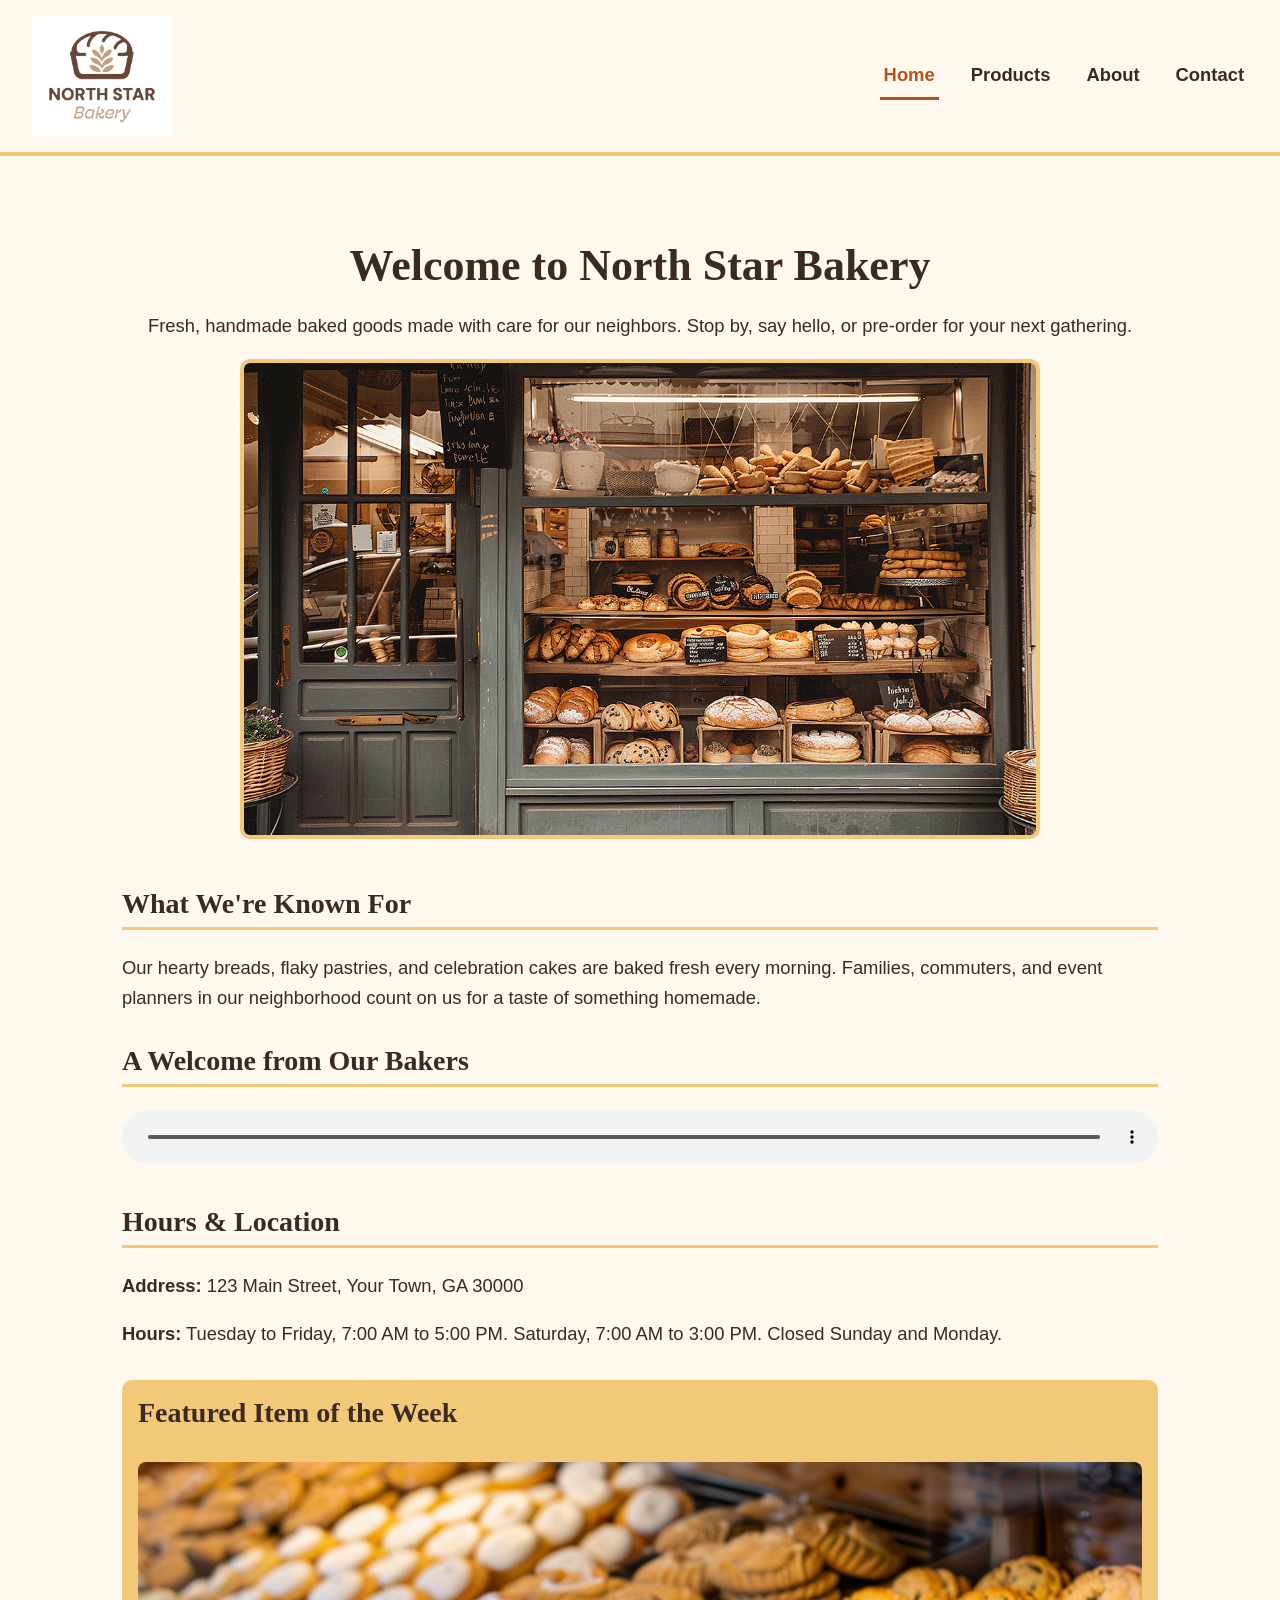
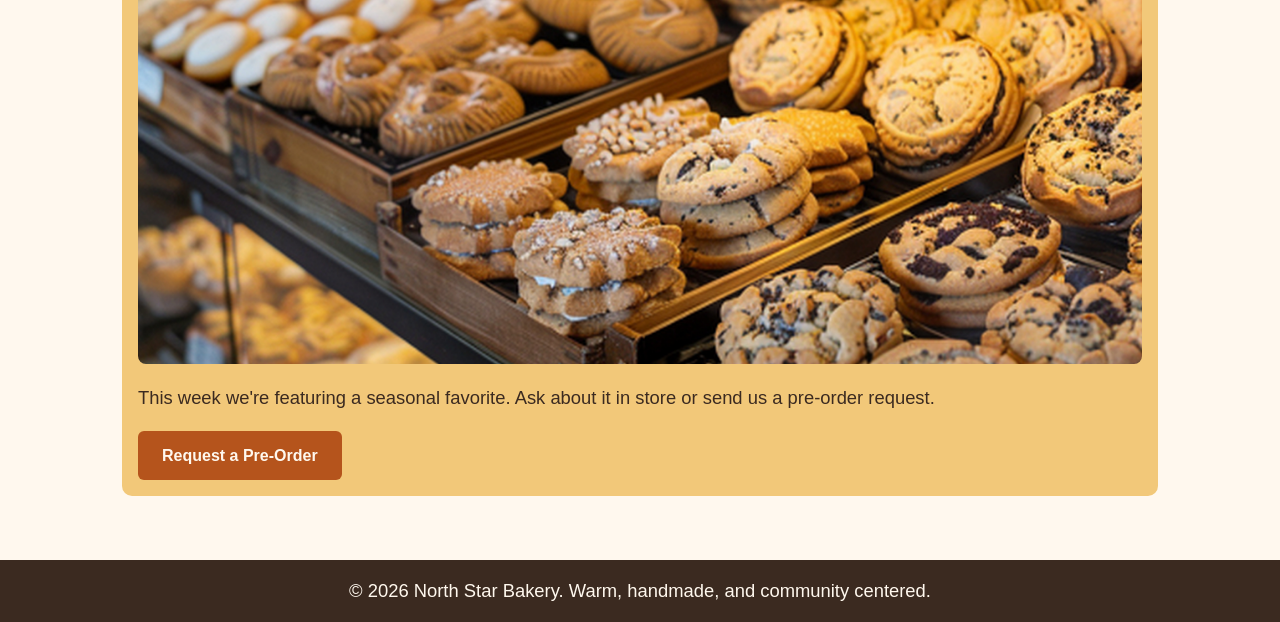
<file: index.html>
<!DOCTYPE html>
<html lang="en">
<head>
  <meta charset="UTF-8">
  <meta name="viewport" content="width=device-width, initial-scale=1.0">
  <title>North Star Bakery | Home</title>
  <link rel="stylesheet" href="css/styles.css">
</head>
<body>

  <header class="site-header">
    <img src="assets/images/bakery-logo_c.png" alt="North Star Bakery logo" class="logo">
    <nav class="site-nav" aria-label="Main navigation">
      <ul>
        <li><a href="index.html" aria-current="page">Home</a></li>
        <li><a href="products.html">Products</a></li>
        <li><a href="about.html">About</a></li>
        <li><a href="contact.html">Contact</a></li>
      </ul>
    </nav>
  </header>

  <main>

    <section class="hero">
      <h1>Welcome to North Star Bakery</h1>
      <p>Fresh, handmade baked goods made with care for our neighbors. Stop by, say hello, or pre-order for your next gathering.</p>
      <img src="assets/images/bakery-storefront_c.png" alt="The North Star Bakery storefront with a welcoming entrance" class="hero-image">
    </section>

    <section class="known-for">
      <h2>What We're Known For</h2>
      <p>Our hearty breads, flaky pastries, and celebration cakes are baked fresh every morning. Families, commuters, and event planners in our neighborhood count on us for a taste of something homemade.</p>
    </section>

    <section class="welcome-audio">
      <h2>A Welcome from Our Bakers</h2>
      <audio controls>
        <source src="assets/audio/bakery-welcome_c.mp3" type="audio/mpeg">
        Your browser does not support the audio element. You can read our welcome message above instead.
      </audio>
    </section>

    <section class="visit">
      <h2>Hours &amp; Location</h2>
      <p><strong>Address:</strong> 123 Main Street, Your Town, GA 30000</p>
      <p><strong>Hours:</strong> Tuesday to Friday, 7:00 AM to 5:00 PM. Saturday, 7:00 AM to 3:00 PM. Closed Sunday and Monday.</p>
    </section>

    <section class="featured">
      <h2>Featured Item of the Week</h2>
      <picture>
        <source media="(min-width: 768px)" srcset="assets/images/bakery-feature-large_c.png">
        <img src="assets/images/bakery-feature-small_c.png" alt="This week's featured baked good, fresh from our oven">
      </picture>
      <p>This week we're featuring a seasonal favorite. Ask about it in store or send us a pre-order request.</p>
      <a href="contact.html" class="button">Request a Pre-Order</a>
    </section>

  </main>

  <footer class="site-footer">
    <p>&copy; 2026 North Star Bakery. Warm, handmade, and community centered.</p>
  </footer>

</body>
</html>
</file>
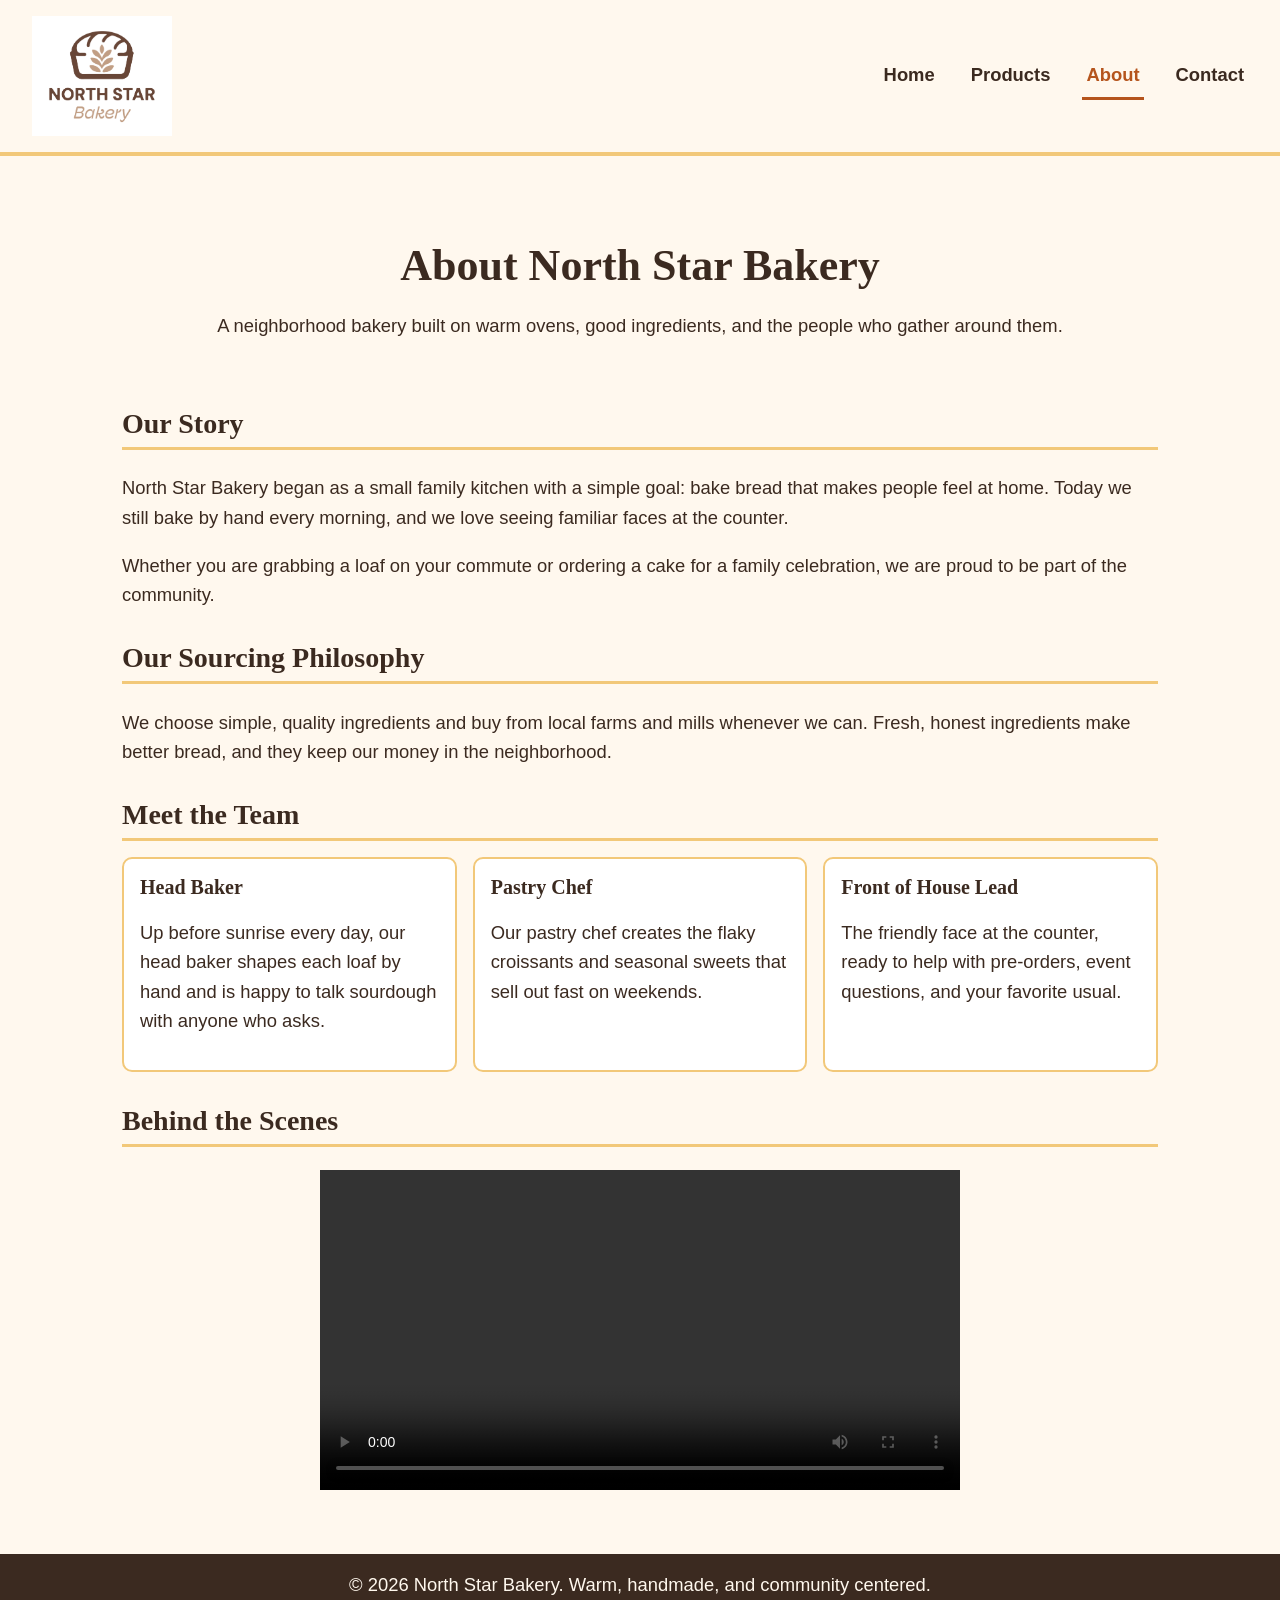
<file: about.html>
<!DOCTYPE html>
<html lang="en">
<head>
  <meta charset="UTF-8">
  <meta name="viewport" content="width=device-width, initial-scale=1.0">
  <title>North Star Bakery | About</title>
  <link rel="stylesheet" href="css/styles.css">
</head>
<body>

  <header class="site-header">
    <img src="assets/images/bakery-logo_c.png" alt="North Star Bakery logo" class="logo">
    <nav class="site-nav" aria-label="Main navigation">
      <ul>
        <li><a href="index.html">Home</a></li>
        <li><a href="products.html">Products</a></li>
        <li><a href="about.html" aria-current="page">About</a></li>
        <li><a href="contact.html">Contact</a></li>
      </ul>
    </nav>
  </header>

  <main>

    <section class="page-intro">
      <h1>About North Star Bakery</h1>
      <p>A neighborhood bakery built on warm ovens, good ingredients, and the people who gather around them.</p>
    </section>

    <section class="story">
      <h2>Our Story</h2>
      <p>North Star Bakery began as a small family kitchen with a simple goal: bake bread that makes people feel at home. Today we still bake by hand every morning, and we love seeing familiar faces at the counter.</p>
      <p>Whether you are grabbing a loaf on your commute or ordering a cake for a family celebration, we are proud to be part of the community.</p>
    </section>

    <section class="sourcing">
      <h2>Our Sourcing Philosophy</h2>
      <p>We choose simple, quality ingredients and buy from local farms and mills whenever we can. Fresh, honest ingredients make better bread, and they keep our money in the neighborhood.</p>
    </section>

    <section class="staff">
      <h2>Meet the Team</h2>

      <article class="staff-card">
        <h3>Head Baker</h3>
        <p>Up before sunrise every day, our head baker shapes each loaf by hand and is happy to talk sourdough with anyone who asks.</p>
      </article>

      <article class="staff-card">
        <h3>Pastry Chef</h3>
        <p>Our pastry chef creates the flaky croissants and seasonal sweets that sell out fast on weekends.</p>
      </article>

      <article class="staff-card">
        <h3>Front of House Lead</h3>
        <p>The friendly face at the counter, ready to help with pre-orders, event questions, and your favorite usual.</p>
      </article>
    </section>

    <section class="behind-scenes">
      <h2>Behind the Scenes</h2>
      <video controls width="640">
        <source src="assets/video/bakery-behind-scenes_c.mp4" type="video/mp4">
        Your browser does not support the video element. Visit us in store to see our bakers at work.
      </video>
    </section>

  </main>

  <footer class="site-footer">
    <p>&copy; 2026 North Star Bakery. Warm, handmade, and community centered.</p>
  </footer>

</body>
</html>
</file>
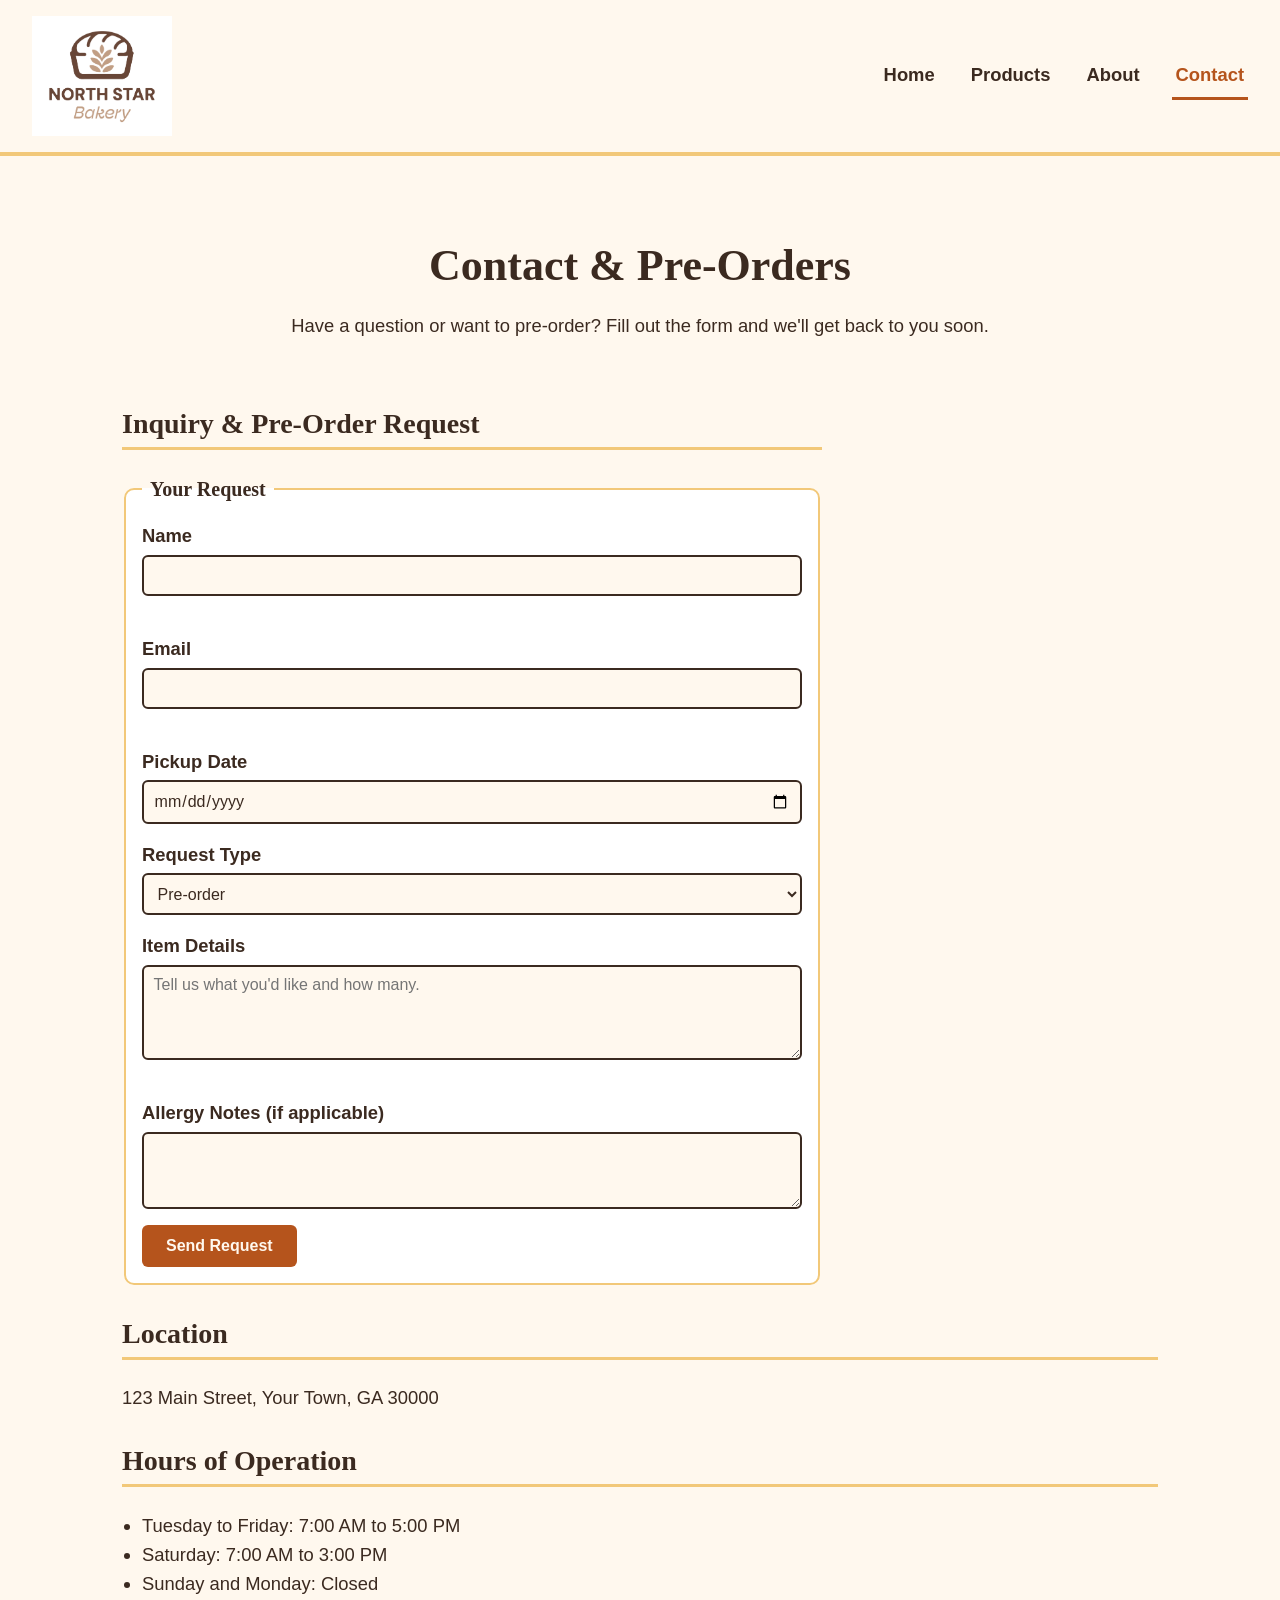
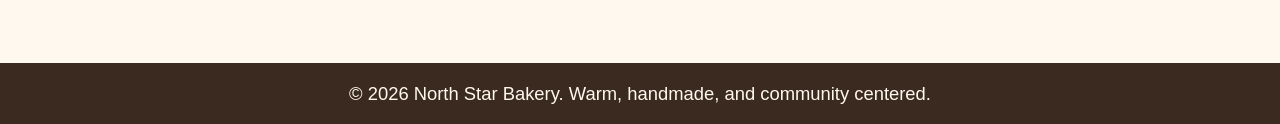
<file: contact.html>
<!DOCTYPE html>
<html lang="en">
<head>
  <meta charset="UTF-8">
  <meta name="viewport" content="width=device-width, initial-scale=1.0">
  <title>North Star Bakery | Contact</title>
  <link rel="stylesheet" href="css/styles.css">
  <script src="js/main.js" defer></script>
</head>
<body>

  <header class="site-header">
    <img src="assets/images/bakery-logo_c.png" alt="North Star Bakery logo" class="logo">
    <nav class="site-nav" aria-label="Main navigation">
      <ul>
        <li><a href="index.html">Home</a></li>
        <li><a href="products.html">Products</a></li>
        <li><a href="about.html">About</a></li>
        <li><a href="contact.html" aria-current="page">Contact</a></li>
      </ul>
    </nav>
  </header>

  <main>

    <section class="page-intro">
      <h1>Contact &amp; Pre-Orders</h1>
      <p>Have a question or want to pre-order? Fill out the form and we'll get back to you soon.</p>
    </section>

    <section class="request-form">
      <h2>Inquiry &amp; Pre-Order Request</h2>
      <p id="form-success" class="form-success" role="status" hidden></p>
      <form action="#" method="post" id="contact-form" novalidate>
        <fieldset>
          <legend>Your Request</legend>

          <div class="form-group">
            <label for="name">Name</label>
            <input type="text" id="name" name="name" aria-describedby="name-error">
            <span class="error" id="name-error" role="alert"></span>
          </div>

          <div class="form-group">
            <label for="email">Email</label>
            <input type="email" id="email" name="email" aria-describedby="email-error">
            <span class="error" id="email-error" role="alert"></span>
          </div>

          <div class="form-group">
            <label for="pickup-date">Pickup Date</label>
            <input type="date" id="pickup-date" name="pickup-date">
          </div>

          <div class="form-group">
            <label for="request-type">Request Type</label>
            <select id="request-type" name="request-type">
              <option value="preorder">Pre-order</option>
              <option value="question">General question</option>
              <option value="event">Event or large order</option>
            </select>
          </div>

          <div class="form-group">
            <label for="item-details">Item Details</label>
            <textarea id="item-details" name="item-details" rows="4" placeholder="Tell us what you'd like and how many." aria-describedby="item-details-error"></textarea>
            <span class="error" id="item-details-error" role="alert"></span>
          </div>

          <div class="form-group">
            <label for="allergy-notes">Allergy Notes (if applicable)</label>
            <textarea id="allergy-notes" name="allergy-notes" rows="3"></textarea>
          </div>

          <button type="submit" class="button">Send Request</button>
        </fieldset>
      </form>
    </section>

    <section class="location">
      <h2>Location</h2>
      <p>123 Main Street, Your Town, GA 30000</p>
    </section>

    <section class="hours">
      <h2>Hours of Operation</h2>
      <ul>
        <li>Tuesday to Friday: 7:00 AM to 5:00 PM</li>
        <li>Saturday: 7:00 AM to 3:00 PM</li>
        <li>Sunday and Monday: Closed</li>
      </ul>
    </section>

  </main>

  <footer class="site-footer">
    <p>&copy; 2026 North Star Bakery. Warm, handmade, and community centered.</p>
  </footer>

</body>
</html>
</file>
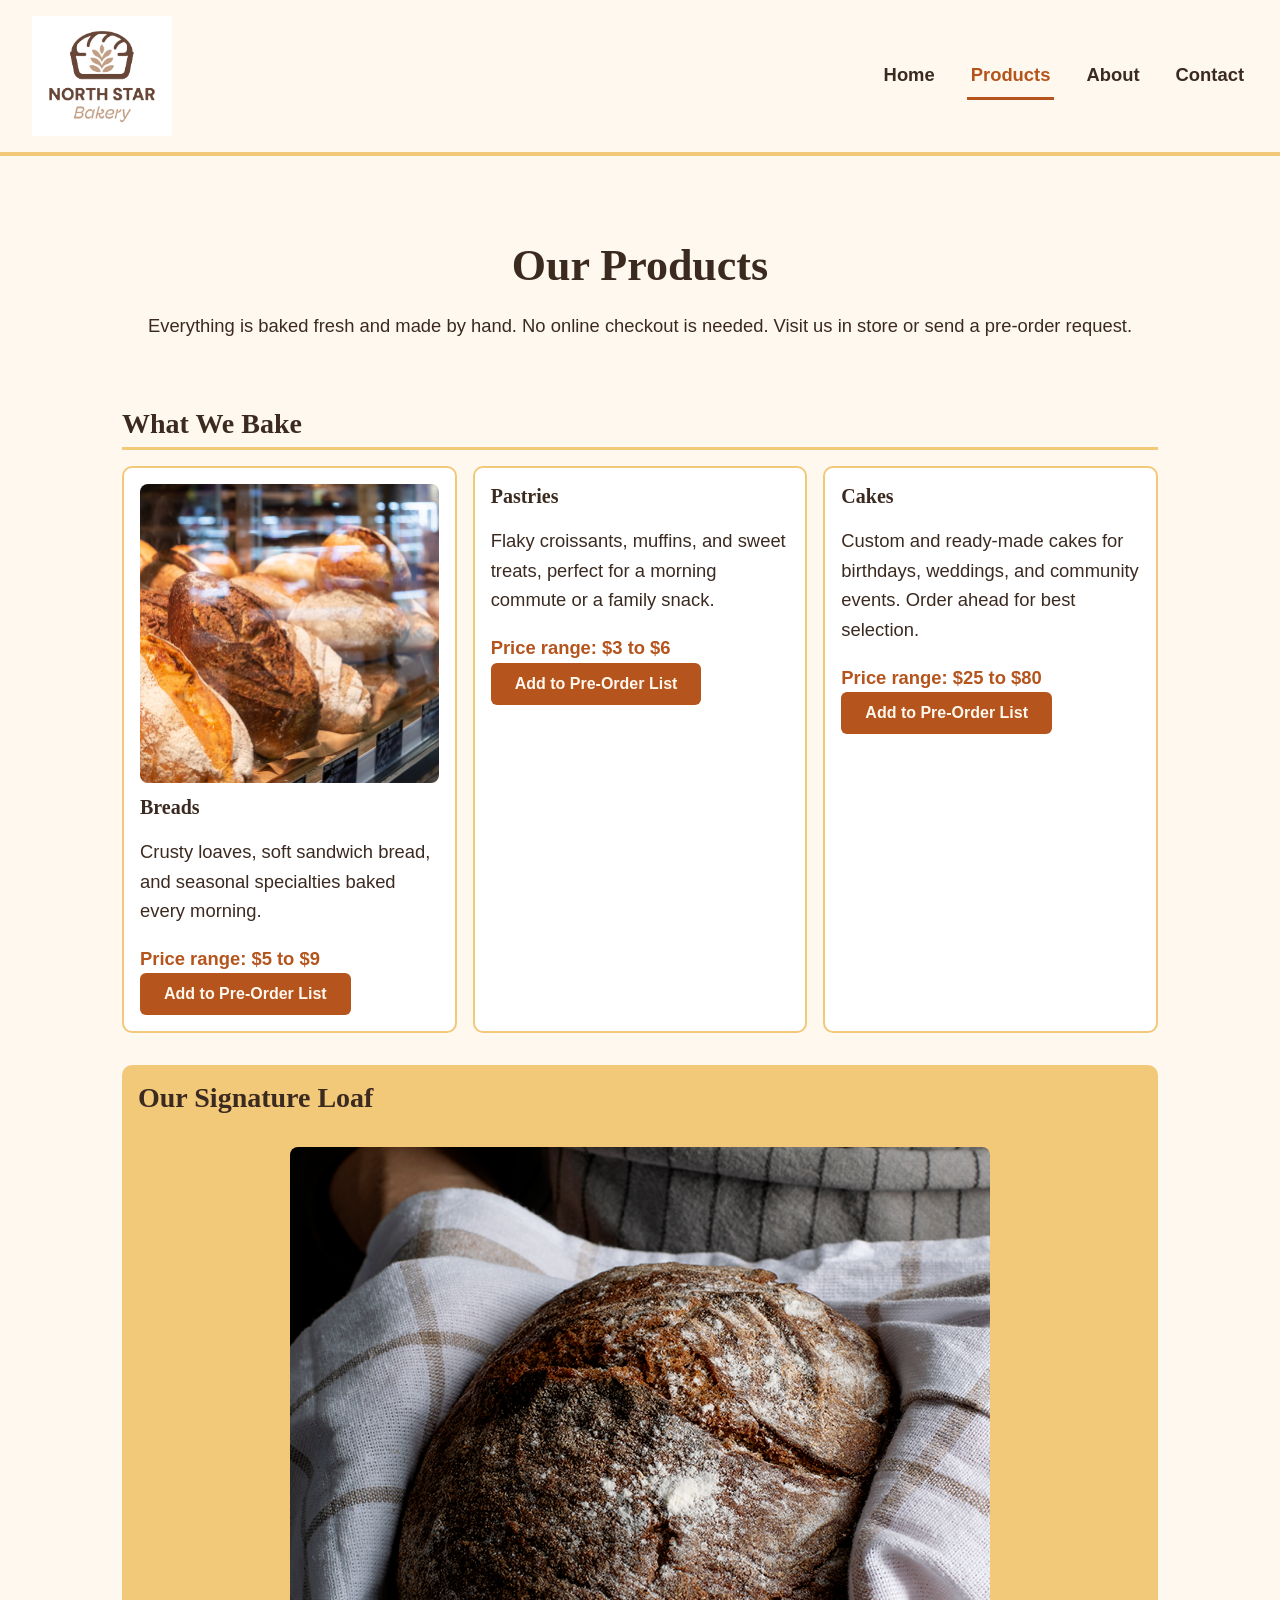
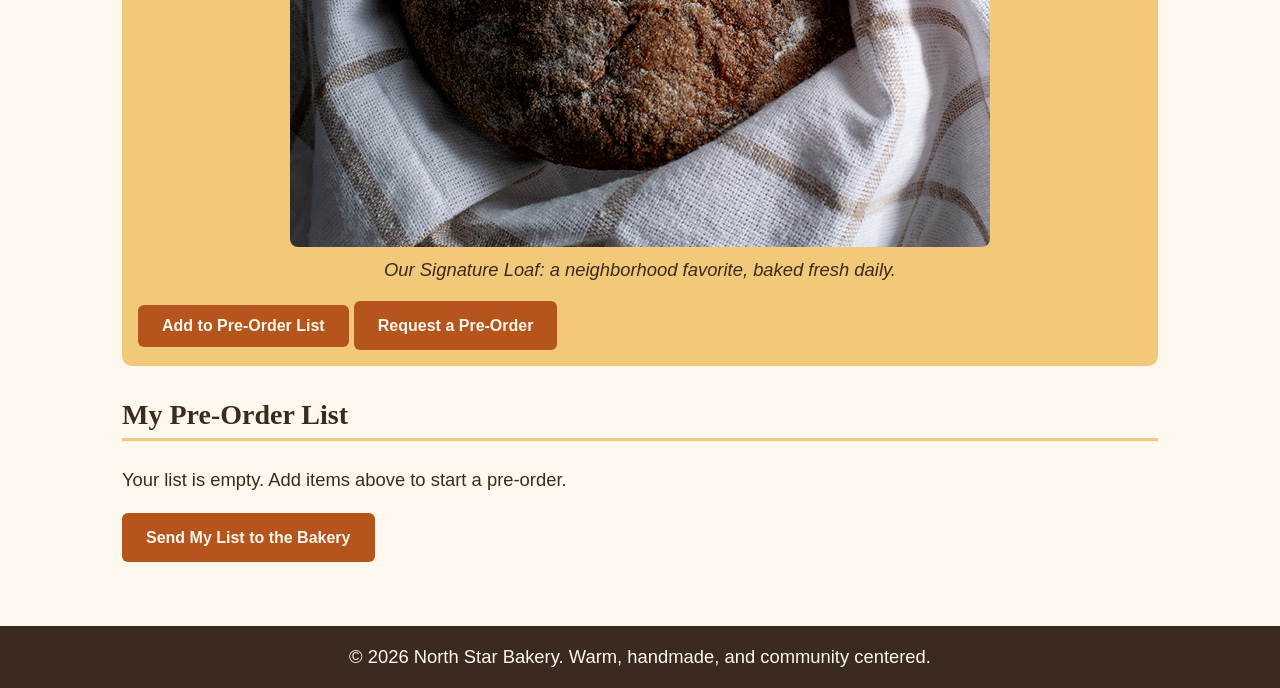
<file: products.html>
<!DOCTYPE html>
<html lang="en">
<head>
  <meta charset="UTF-8">
  <meta name="viewport" content="width=device-width, initial-scale=1.0">
  <title>North Star Bakery | Products</title>
  <link rel="stylesheet" href="css/styles.css">
  <script src="js/main.js" defer></script>
</head>
<body>

  <header class="site-header">
    <img src="assets/images/bakery-logo_c.png" alt="North Star Bakery logo" class="logo">
    <nav class="site-nav" aria-label="Main navigation">
      <ul>
        <li><a href="index.html">Home</a></li>
        <li><a href="products.html" aria-current="page">Products</a></li>
        <li><a href="about.html">About</a></li>
        <li><a href="contact.html">Contact</a></li>
      </ul>
    </nav>
  </header>

  <main>

    <section class="page-intro">
      <h1>Our Products</h1>
      <p>Everything is baked fresh and made by hand. No online checkout is needed. Visit us in store or send a pre-order request.</p>
    </section>

    <section class="product-categories">
      <h2>What We Bake</h2>

      <article class="product-card">
        <img src="assets/images/bakery-bread_c.png" alt="Loaves of fresh handmade bread on a wooden surface">
        <h3>Breads</h3>
        <p>Crusty loaves, soft sandwich bread, and seasonal specialties baked every morning.</p>
        <p class="price">Price range: $5 to $9</p>
        <button type="button" class="button add-btn" data-item="Breads">Add to Pre-Order List</button>
      </article>

      <article class="product-card">
        <h3>Pastries</h3>
        <p>Flaky croissants, muffins, and sweet treats, perfect for a morning commute or a family snack.</p>
        <p class="price">Price range: $3 to $6</p>
        <button type="button" class="button add-btn" data-item="Pastries">Add to Pre-Order List</button>
      </article>

      <article class="product-card">
        <h3>Cakes</h3>
        <p>Custom and ready-made cakes for birthdays, weddings, and community events. Order ahead for best selection.</p>
        <p class="price">Price range: $25 to $80</p>
        <button type="button" class="button add-btn" data-item="Cakes">Add to Pre-Order List</button>
      </article>
    </section>

    <section class="signature">
      <h2>Our Signature Loaf</h2>
      <figure>
        <img src="assets/images/bakery-signature-loaf_c.png" alt="Our signature loaf, golden brown with a scored crust">
        <figcaption>Our Signature Loaf: a neighborhood favorite, baked fresh daily.</figcaption>
      </figure>
      <button type="button" class="button add-btn" data-item="Signature Loaf">Add to Pre-Order List</button>
      <a href="contact.html" class="button">Request a Pre-Order</a>
    </section>

    <section class="preorder-list">
      <h2>My Pre-Order List</h2>
      <p id="list-empty">Your list is empty. Add items above to start a pre-order.</p>
      <ul id="list-items"></ul>
      <a href="contact.html" class="button">Send My List to the Bakery</a>
    </section>

  </main>

  <footer class="site-footer">
    <p>&copy; 2026 North Star Bakery. Warm, handmade, and community centered.</p>
  </footer>

</body>
</html>
</file>
<file: css/styles.css>
/* ===== Design tokens ===== */
:root {
  --cream: #FFF8EE;
  --brown: #3B2A20;
  --terracotta: #B5541C;
  --wheat: #F2C879;

  --font-heading: Georgia, "Times New Roman", serif;
  --font-body: "Segoe UI", Arial, Helvetica, sans-serif;
}

/* ===== Base ===== */
* {
  box-sizing: border-box;
}

body {
  margin: 0;
  font-family: var(--font-body);
  font-size: 1.1rem;
  line-height: 1.6;
  color: var(--brown);
  background-color: var(--cream);
}

main {
  padding: 1rem;
  max-width: 1100px;
  margin: 0 auto;
}

section {
  margin-bottom: 2rem;
}

img,
video {
  max-width: 100%;
  height: auto;
  display: block;
}

audio {
  width: 100%;
}

/* ===== Typography ===== */
h1, h2, h3 {
  font-family: var(--font-heading);
  line-height: 1.2;
  color: var(--brown);
}

h1 {
  font-size: 2rem;
  margin-bottom: 0.5rem;
}

h2 {
  font-size: 1.5rem;
  margin-top: 0;
  padding-bottom: 0.4rem;
  border-bottom: 3px solid var(--wheat);
}

h3 {
  font-size: 1.25rem;
  margin-bottom: 0.25rem;
}

a {
  color: var(--terracotta);
}

/* ===== Header and navigation (mobile first) ===== */
.site-header {
  display: flex;
  flex-direction: column;
  align-items: center;
  gap: 0.75rem;
  padding: 1rem;
  background-color: var(--cream);
  border-bottom: 4px solid var(--wheat);
}

.logo {
  width: 120px;
}

.site-nav ul {
  display: flex;
  flex-wrap: wrap;
  justify-content: center;
  gap: 0.5rem 1.25rem;
  list-style: none;
  margin: 0;
  padding: 0;
}

.site-nav a {
  display: block;
  padding: 0.5rem 0.25rem;
  font-weight: 600;
  text-decoration: none;
  color: var(--brown);
  border-bottom: 3px solid transparent;
}

.site-nav a:hover,
.site-nav a:focus {
  color: var(--terracotta);
  border-bottom-color: var(--wheat);
}

.site-nav a[aria-current="page"] {
  color: var(--terracotta);
  border-bottom-color: var(--terracotta);
}

/* ===== Buttons ===== */
.button {
  display: inline-block;
  padding: 0.75rem 1.5rem;
  font-family: var(--font-body);
  font-size: 1rem;
  font-weight: 700;
  text-decoration: none;
  color: var(--cream);
  background-color: var(--terracotta);
  border: none;
  border-radius: 6px;
  cursor: pointer;
}

.button:hover,
.button:focus {
  background-color: var(--brown);
}

/* ===== Footer ===== */
.site-footer {
  padding: 1rem;
  text-align: center;
  color: var(--cream);
  background-color: var(--brown);
}

.site-footer p {
  margin: 0;
}

/* ===== Page intro and hero ===== */
.page-intro,
.hero {
  text-align: center;
  padding: 1rem 0;
}

.hero-image {
  margin: 1rem auto 0;
  border-radius: 10px;
  border: 4px solid var(--wheat);
}

/* ===== Card groups (Flexbox) ===== */
.product-categories,
.staff {
  display: flex;
  flex-direction: column;
  gap: 1rem;
}

.product-card,
.staff-card {
  padding: 1rem;
  background-color: #fff;
  border: 2px solid var(--wheat);
  border-radius: 10px;
}

.product-card img {
  margin-bottom: 0.75rem;
  border-radius: 8px;
}

.product-card h3,
.staff-card h3 {
  margin-top: 0;
}

.price {
  margin-bottom: 0;
  font-weight: 700;
  color: var(--terracotta);
}

/* ===== Featured item and figure ===== */
.featured,
.signature {
  padding: 1rem;
  background-color: var(--wheat);
  border-radius: 10px;
}

.featured img,
.signature img {
  border-radius: 8px;
}

figure {
  margin: 0 0 1rem;
}

figcaption {
  margin-top: 0.5rem;
  font-style: italic;
  text-align: center;
}

/* ===== Forms ===== */
fieldset {
  padding: 1rem;
  background-color: #fff;
  border: 2px solid var(--wheat);
  border-radius: 10px;
}

legend {
  padding: 0 0.5rem;
  font-family: var(--font-heading);
  font-size: 1.25rem;
  font-weight: 700;
}

.form-group {
  display: flex;
  flex-direction: column;
  margin-bottom: 1rem;
}

label {
  margin-bottom: 0.25rem;
  font-weight: 600;
}

input,
select,
textarea {
  width: 100%;
  padding: 0.6rem;
  font-family: var(--font-body);
  font-size: 1rem;
  color: var(--brown);
  background-color: var(--cream);
  border: 2px solid var(--brown);
  border-radius: 6px;
}

input:focus,
select:focus,
textarea:focus {
  outline: 3px solid var(--terracotta);
  outline-offset: 2px;
}

/* ===== Lists (hours) ===== */
.hours ul {
  padding-left: 1.25rem;
}

/* ===== Larger screens (tablet and up) ===== */
@media (min-width: 768px) {

  body {
    font-size: 1.15rem;
  }

  h1 {
    font-size: 2.75rem;
  }

  h2 {
    font-size: 1.75rem;
  }

  /* Header: logo on the left, nav on the right */
  .site-header {
    flex-direction: row;
    justify-content: space-between;
    padding: 1rem 2rem;
  }

  .logo {
    width: 140px;
  }

  .site-nav ul {
    flex-wrap: nowrap;
    gap: 1.75rem;
  }

  main {
    padding: 2rem;
  }

  /* Cards sit side by side and wrap if there is not enough room */
  .product-categories,
  .staff {
    flex-direction: row;
    flex-wrap: wrap;
  }

  .product-categories h2,
  .staff h2 {
    flex: 0 0 100%;
    margin-bottom: 0;
  }

  .product-card,
  .staff-card {
    flex: 1 1 280px;
  }

  /* Keep long content comfortable to read */
  .hero-image {
    max-width: 800px;
  }

  .signature figure,
  .featured picture {
    max-width: 700px;
    margin-left: auto;
    margin-right: auto;
  }

  .request-form {
    max-width: 700px;
  }

  video {
    margin: 0 auto;
  }
}

/* ===== Form validation feedback ===== */
.error {
  display: block;
  min-height: 1.2em;
  margin-top: 0.25rem;
  font-size: 0.95rem;
  font-weight: 700;
  color: var(--terracotta);
}

input.invalid,
select.invalid,
textarea.invalid {
  border-color: var(--terracotta);
  border-width: 3px;
}

.form-success {
  padding: 1rem;
  font-weight: 700;
  background-color: var(--wheat);
  border-radius: 10px;
}
</file>
